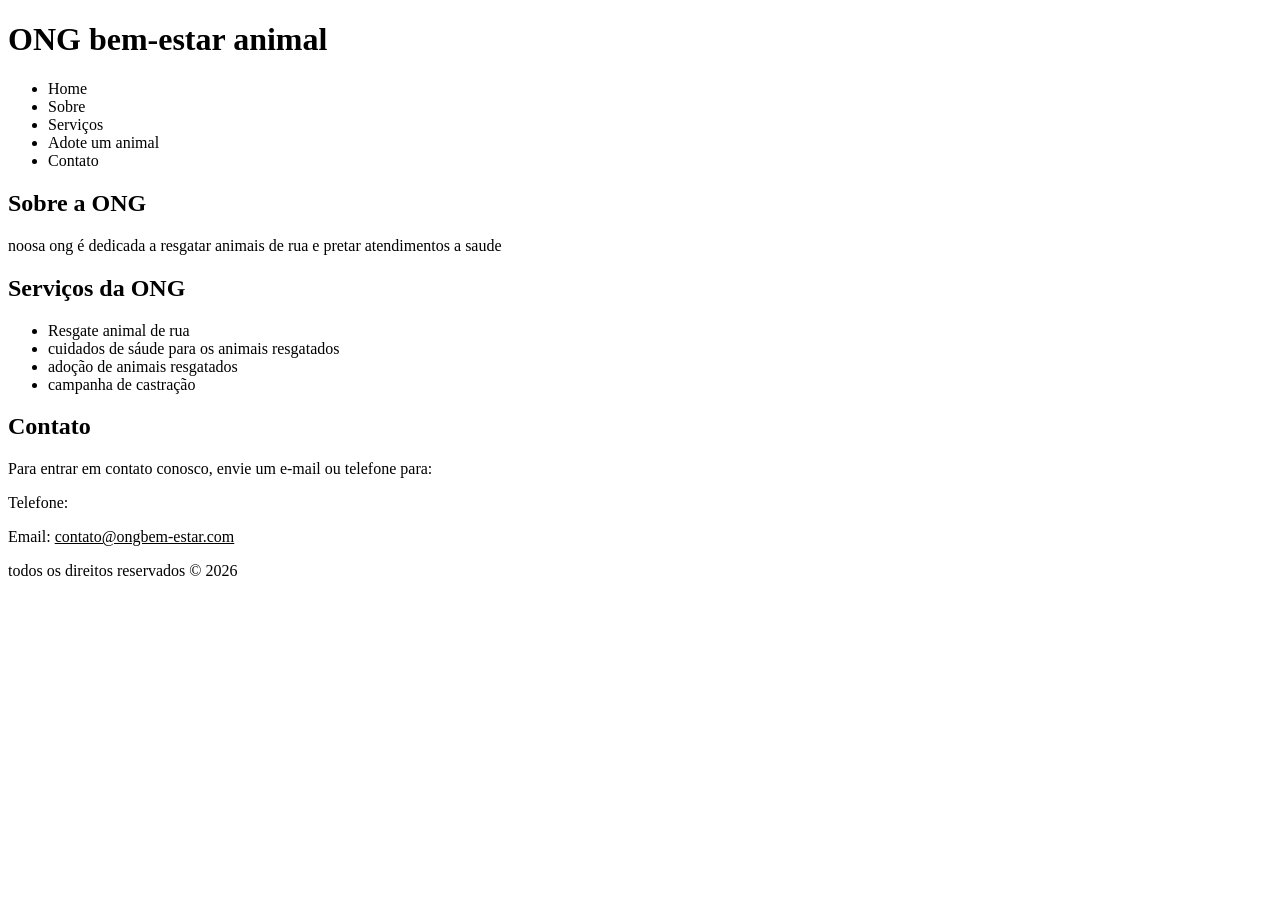
<file: 2026/3 periodo/PROG-WEB/20-03-2026/index.html>
<!DOCTYPE html>
<html lang="en">
<head>
    <meta charset="UTF-8">
    <meta name="viewport" content="width=device-width, initial-scale=1.0">
    <title>ONG bem-estar animal</title>
</head>
<body>
    <header>
        <h1>ONG bem-estar animal</h1>
        <nav>
            <ul>
                <li> <a href="#home"></a>Home</li>
                <li> <a href="#sobre"></a>Sobre</li>
                <li> <a href="#servicos"></a>Serviços</li>
                <li> <a href="#adote"></a>Adote um animal</li>
                <li> <a href="#contato"></a>Contato</li>
            </ul>
        </nav>
    </header>
    <main>
        <section id="sobre">
            <h1>Sobre a ONG</h1> 
                <p>noosa ong é  dedicada a resgatar animais de 
                    rua e pretar atendimentos a saude</p>
            </section>
        <section id="home"> </section>
        <section id="servicos">
            <h2> Serviços da ONG</h2>
            <ul>
                <li>Resgate animal de rua</li>
                <li>cuidados de sáude para os animais resgatados</li>
                <li>adoção de animais resgatados</li>
                <li>campanha de castração</li>
            </ul> 
        </section>
        <section id="adote"> </section>
        <section id="contato">
            <h2>Contato</h2>
            <p>Para entrar em contato conosco,
                envie um e-mail ou telefone para:
            </p>
            <p>Telefone: <b><section id="sobre"> </section></b></p>
            <p>Email: <u>contato@ongbem-estar.com</u></p>
        </section>
    </main>
    <footer>
        <p>todos os direitos reservados &copy; 2026</p>
    </footer>
</body>
</html>
</file>
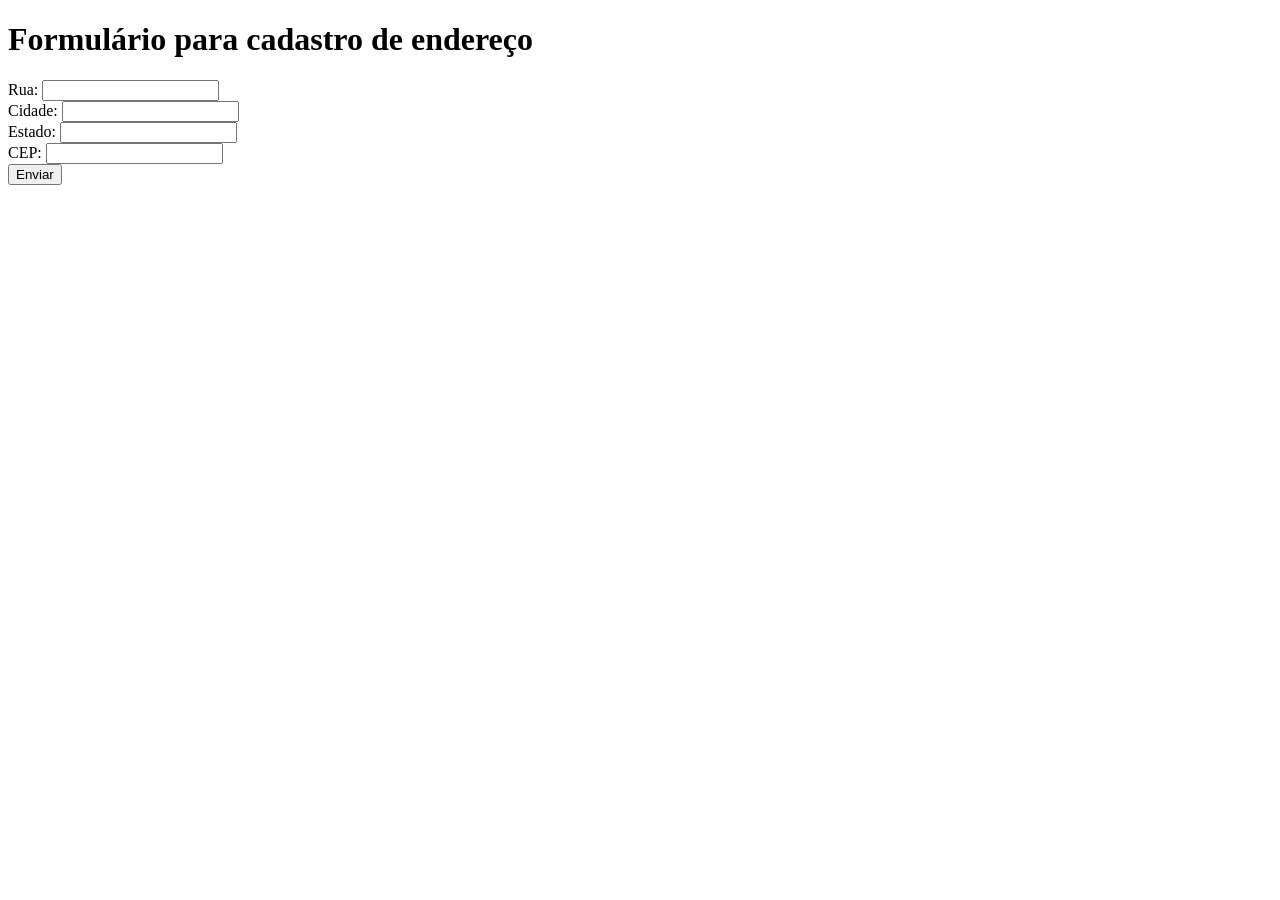
<file: 2026/3 periodo/PROG-WEB/30-03-2026/index.html>
<!doctype html>
<html lang="pt-br">
  <head>
    <meta charset="UTF-8" />
    <meta name="viewport" content="width=device-width, initial-scale=1.0" />
    <title>Endereço</title>
    <script src="endereco.js" defer></script>
    <style src="assets/styles/style.css"></style>
  </head>
  <body>
    <div>
      <h1>Formulário para cadastro de endereço</h1>
      <div>
        <label for="rua">Rua: </label>
        <input type="text" name="" id="rua" />
      </div>
      <div>
        <label for="cidade">Cidade:</label>
        <input type="text" name="" id="cidade" />
      </div>
      <div>
        <label for="estado">Estado: </label>
        <input type="text" name="" id="estado" />
      </div>
      <div>
        <label for="cep">CEP: </label>
        <input type="text" name="" id="cep" />
      </div>
      <button onclick="carregarEndereco()">Enviar</button>
    </div>
  </body>
</html>
</file>
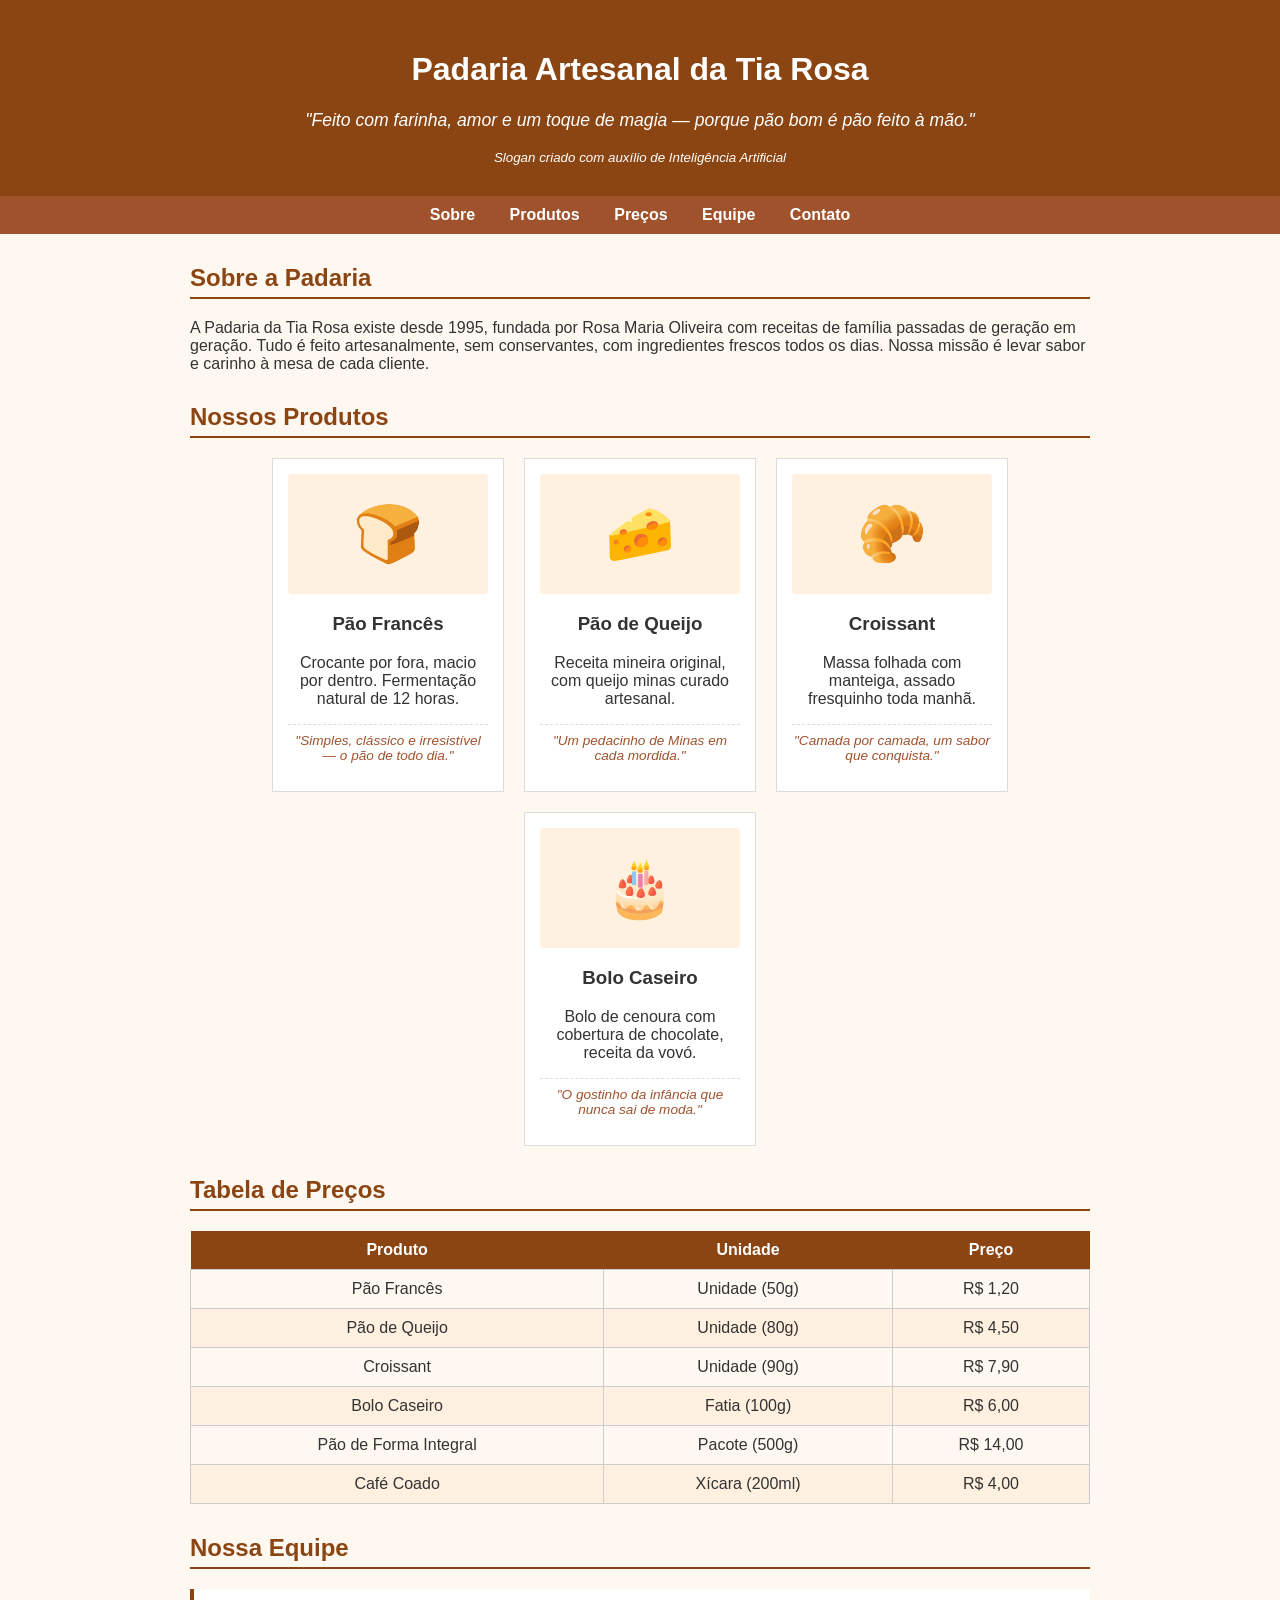
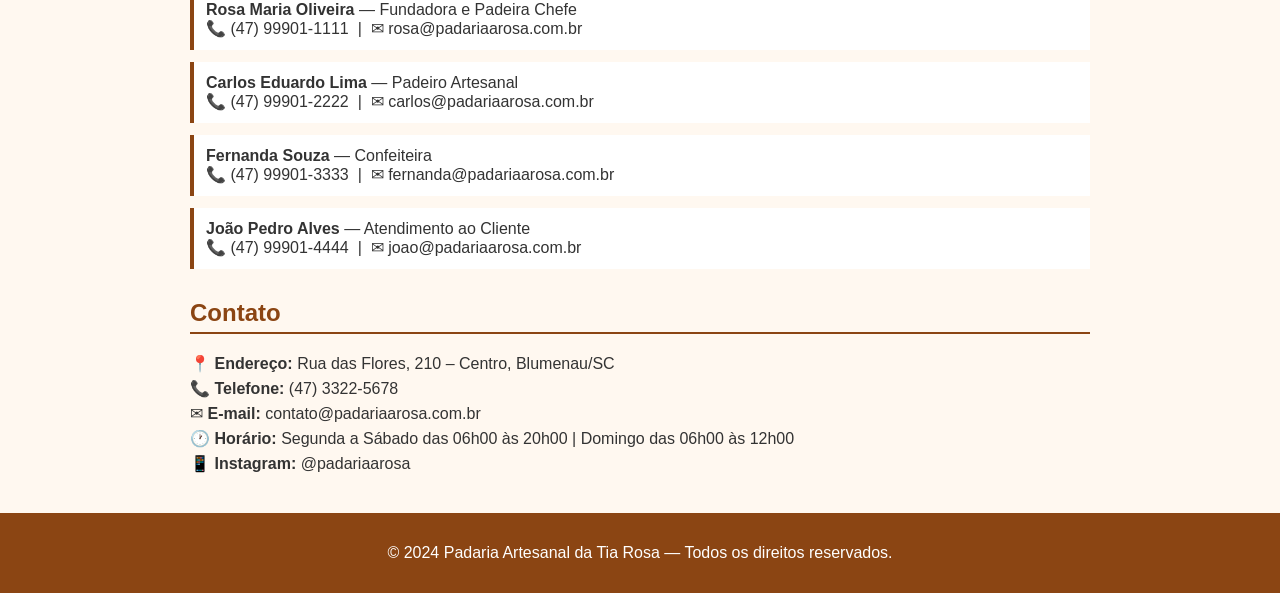
<file: 2026/3 periodo/PROG-WEB/ATIVIDADE-HTML/index.html>
<!DOCTYPE html>
<html lang="pt-BR">
<head>
  <meta charset="UTF-8">
  <title>Padaria da Tia Rosa</title>
  <style>
    body { font-family: Arial, sans-serif; background-color: #fff8f0; color: #333; margin: 0; padding: 0; }
    header { background-color: #8b4513; color: white; text-align: center; padding: 30px; }
    header p { font-style: italic; font-size: 1.1em; }
    nav { background-color: #a0522d; text-align: center; padding: 10px; }
    nav a { color: white; margin: 0 15px; text-decoration: none; font-weight: bold; }
    nav a:hover { text-decoration: underline; }
    section { max-width: 900px; margin: 30px auto; padding: 0 20px; }
    h2 { color: #8b4513; border-bottom: 2px solid #8b4513; padding-bottom: 5px; }
    .produtos { display: flex; flex-wrap: wrap; gap: 20px; justify-content: center; }
    .produto { background: white; border: 1px solid #ddd; padding: 15px; width: 200px; text-align: center; }
    .produto-img { width: 100%; height: 120px; display: flex; align-items: center; justify-content: center; font-size: 3.5em; background-color: #fff0e0; border-radius: 4px; }
    .produto .slogan-produto { font-style: italic; color: #a0522d; font-size: 0.85em; margin-top: 8px; border-top: 1px dashed #ddd; padding-top: 8px; }
    table { width: 100%; border-collapse: collapse; margin-top: 10px; }
    th { background-color: #8b4513; color: white; padding: 10px; }
    td { border: 1px solid #ccc; padding: 10px; text-align: center; }
    tr:nth-child(even) { background-color: #fff0e0; }
    .funcionario { background: white; border-left: 4px solid #8b4513; padding: 12px; margin-bottom: 12px; }
    .contato-info p { margin: 6px 0; }
    footer { background-color: #8b4513; color: white; text-align: center; padding: 15px; margin-top: 40px; }
  </style>
</head>
<body>

<header>
  <h1>Padaria Artesanal da Tia Rosa</h1>
  <p>"Feito com farinha, amor e um toque de magia — porque pão bom é pão feito à mão."</p>
  <small><i>Slogan criado com auxílio de Inteligência Artificial</i></small>
</header>

<nav>
  <a href="#sobre">Sobre</a>
  <a href="#produtos">Produtos</a>
  <a href="#precos">Preços</a>
  <a href="#equipe">Equipe</a>
  <a href="#contato">Contato</a>
</nav>

<!-- SOBRE -->
<section id="sobre">
  <h2>Sobre a Padaria</h2>
  <p>A Padaria da Tia Rosa existe desde 1995, fundada por Rosa Maria Oliveira com receitas de família passadas de geração em geração. Tudo é feito artesanalmente, sem conservantes, com ingredientes frescos todos os dias. Nossa missão é levar sabor e carinho à mesa de cada cliente.</p>
</section>

<!-- PRODUTOS -->
<section id="produtos">
  <h2>Nossos Produtos</h2>
  <div class="produtos">

    <div class="produto">
      <div class="produto-img">🍞</div>
      <h3>Pão Francês</h3>
      <p>Crocante por fora, macio por dentro. Fermentação natural de 12 horas.</p>
      <p class="slogan-produto">"Simples, clássico e irresistível — o pão de todo dia."</p>
    </div>

    <div class="produto">
      <div class="produto-img">🧀</div>
      <h3>Pão de Queijo</h3>
      <p>Receita mineira original, com queijo minas curado artesanal.</p>
      <p class="slogan-produto">"Um pedacinho de Minas em cada mordida."</p>
    </div>

    <div class="produto">
      <div class="produto-img">🥐</div>
      <h3>Croissant</h3>
      <p>Massa folhada com manteiga, assado fresquinho toda manhã.</p>
      <p class="slogan-produto">"Camada por camada, um sabor que conquista."</p>
    </div>

    <div class="produto">
      <div class="produto-img">🎂</div>
      <h3>Bolo Caseiro</h3>
      <p>Bolo de cenoura com cobertura de chocolate, receita da vovó.</p>
      <p class="slogan-produto">"O gostinho da infância que nunca sai de moda."</p>
    </div>

  </div>
</section>

<!-- TABELA DE PREÇOS -->
<section id="precos">
  <h2>Tabela de Preços</h2>
  <table>
    <thead>
      <tr>
        <th>Produto</th>
        <th>Unidade</th>
        <th>Preço</th>
      </tr>
    </thead>
    <tbody>
      <tr><td>Pão Francês</td><td>Unidade (50g)</td><td>R$ 1,20</td></tr>
      <tr><td>Pão de Queijo</td><td>Unidade (80g)</td><td>R$ 4,50</td></tr>
      <tr><td>Croissant</td><td>Unidade (90g)</td><td>R$ 7,90</td></tr>
      <tr><td>Bolo Caseiro</td><td>Fatia (100g)</td><td>R$ 6,00</td></tr>
      <tr><td>Pão de Forma Integral</td><td>Pacote (500g)</td><td>R$ 14,00</td></tr>
      <tr><td>Café Coado</td><td>Xícara (200ml)</td><td>R$ 4,00</td></tr>
    </tbody>
  </table>
</section>

<!-- EQUIPE -->
<section id="equipe">
  <h2>Nossa Equipe</h2>

  <div class="funcionario">
    <strong>Rosa Maria Oliveira</strong> — Fundadora e Padeira Chefe<br>
    📞 (47) 99901-1111 &nbsp;|&nbsp; ✉ rosa@padariaarosa.com.br
  </div>

  <div class="funcionario">
    <strong>Carlos Eduardo Lima</strong> — Padeiro Artesanal<br>
    📞 (47) 99901-2222 &nbsp;|&nbsp; ✉ carlos@padariaarosa.com.br
  </div>

  <div class="funcionario">
    <strong>Fernanda Souza</strong> — Confeiteira<br>
    📞 (47) 99901-3333 &nbsp;|&nbsp; ✉ fernanda@padariaarosa.com.br
  </div>

  <div class="funcionario">
    <strong>João Pedro Alves</strong> — Atendimento ao Cliente<br>
    📞 (47) 99901-4444 &nbsp;|&nbsp; ✉ joao@padariaarosa.com.br
  </div>

</section>

<!-- CONTATO -->
<section id="contato">
  <h2>Contato</h2>
  <div class="contato-info">
    <p>📍 <strong>Endereço:</strong> Rua das Flores, 210 – Centro, Blumenau/SC</p>
    <p>📞 <strong>Telefone:</strong> (47) 3322-5678</p>
    <p>✉ <strong>E-mail:</strong> contato@padariaarosa.com.br</p>
    <p>🕐 <strong>Horário:</strong> Segunda a Sábado das 06h00 às 20h00 | Domingo das 06h00 às 12h00</p>
    <p>📱 <strong>Instagram:</strong> @padariaarosa</p>
  </div>
</section>

<footer>
  <p>&copy; 2024 Padaria Artesanal da Tia Rosa — Todos os direitos reservados.</p>
</footer>

</body>
</html>
</file>
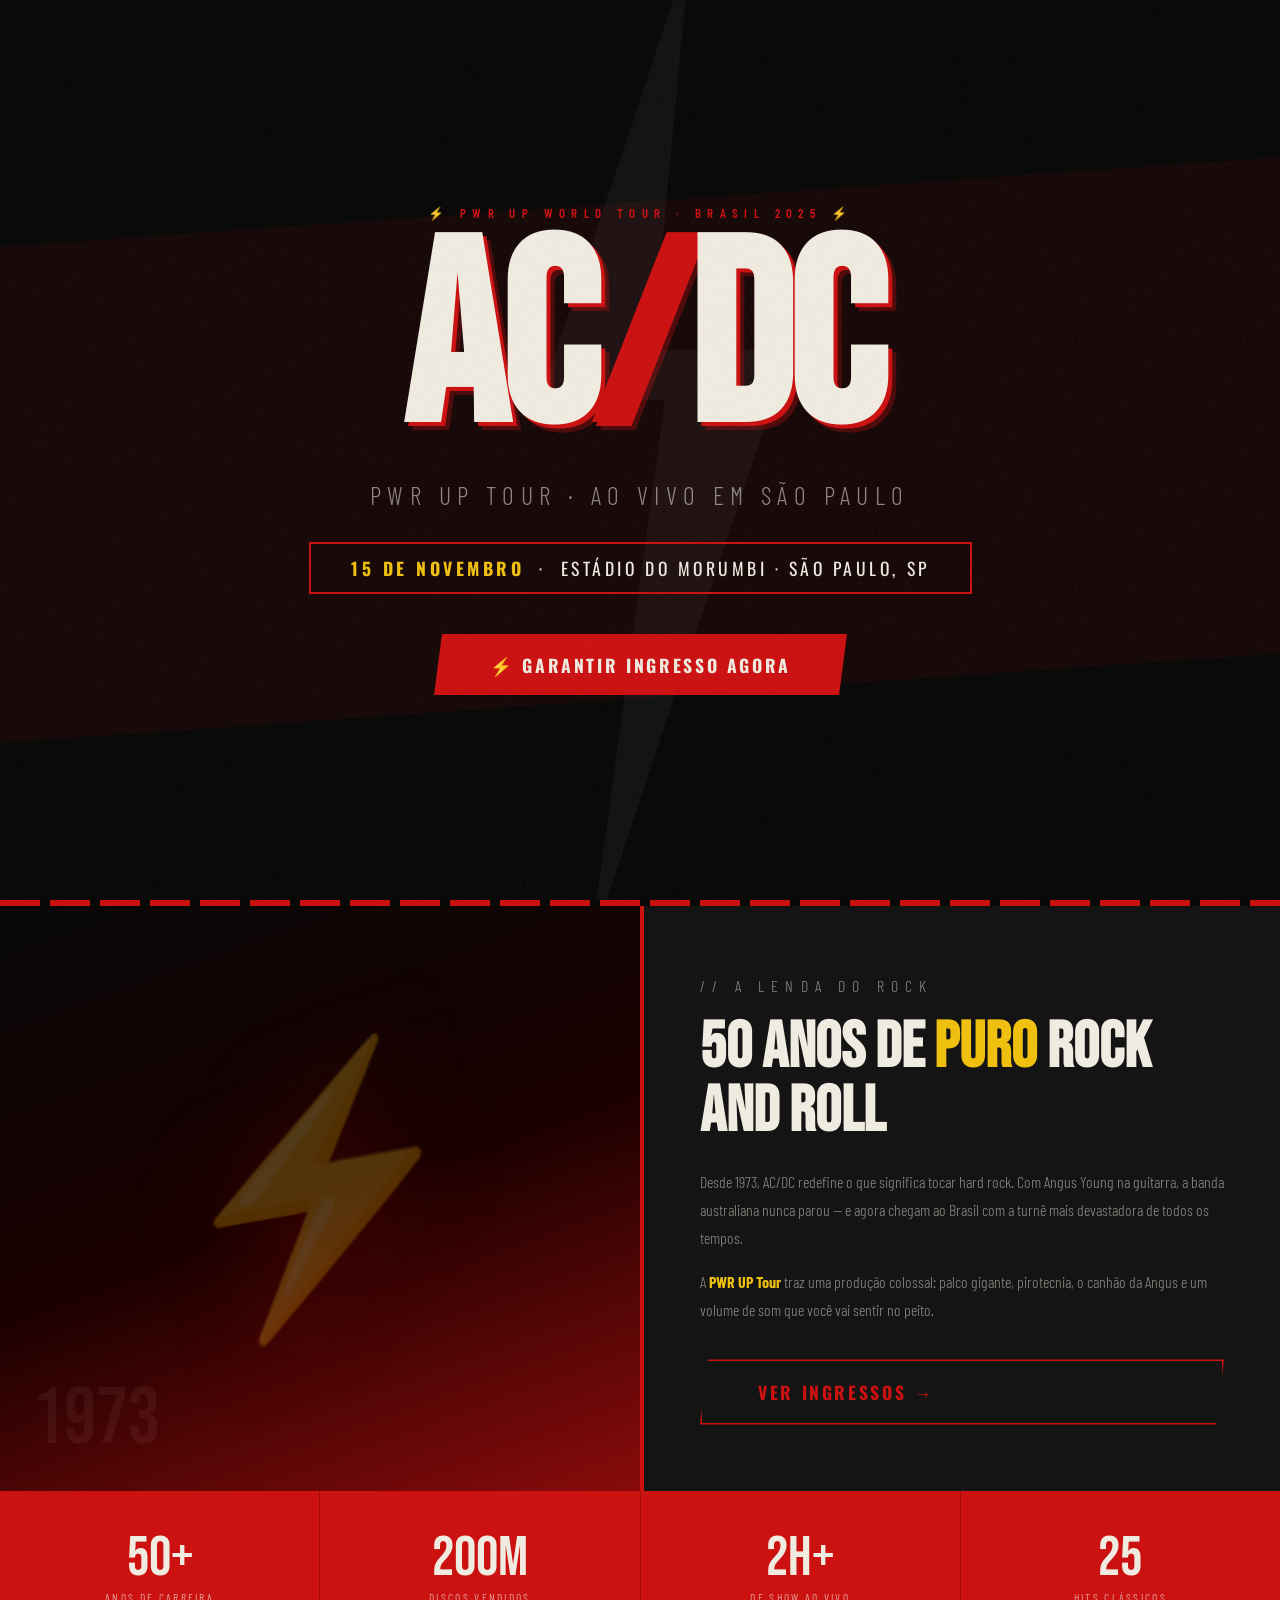
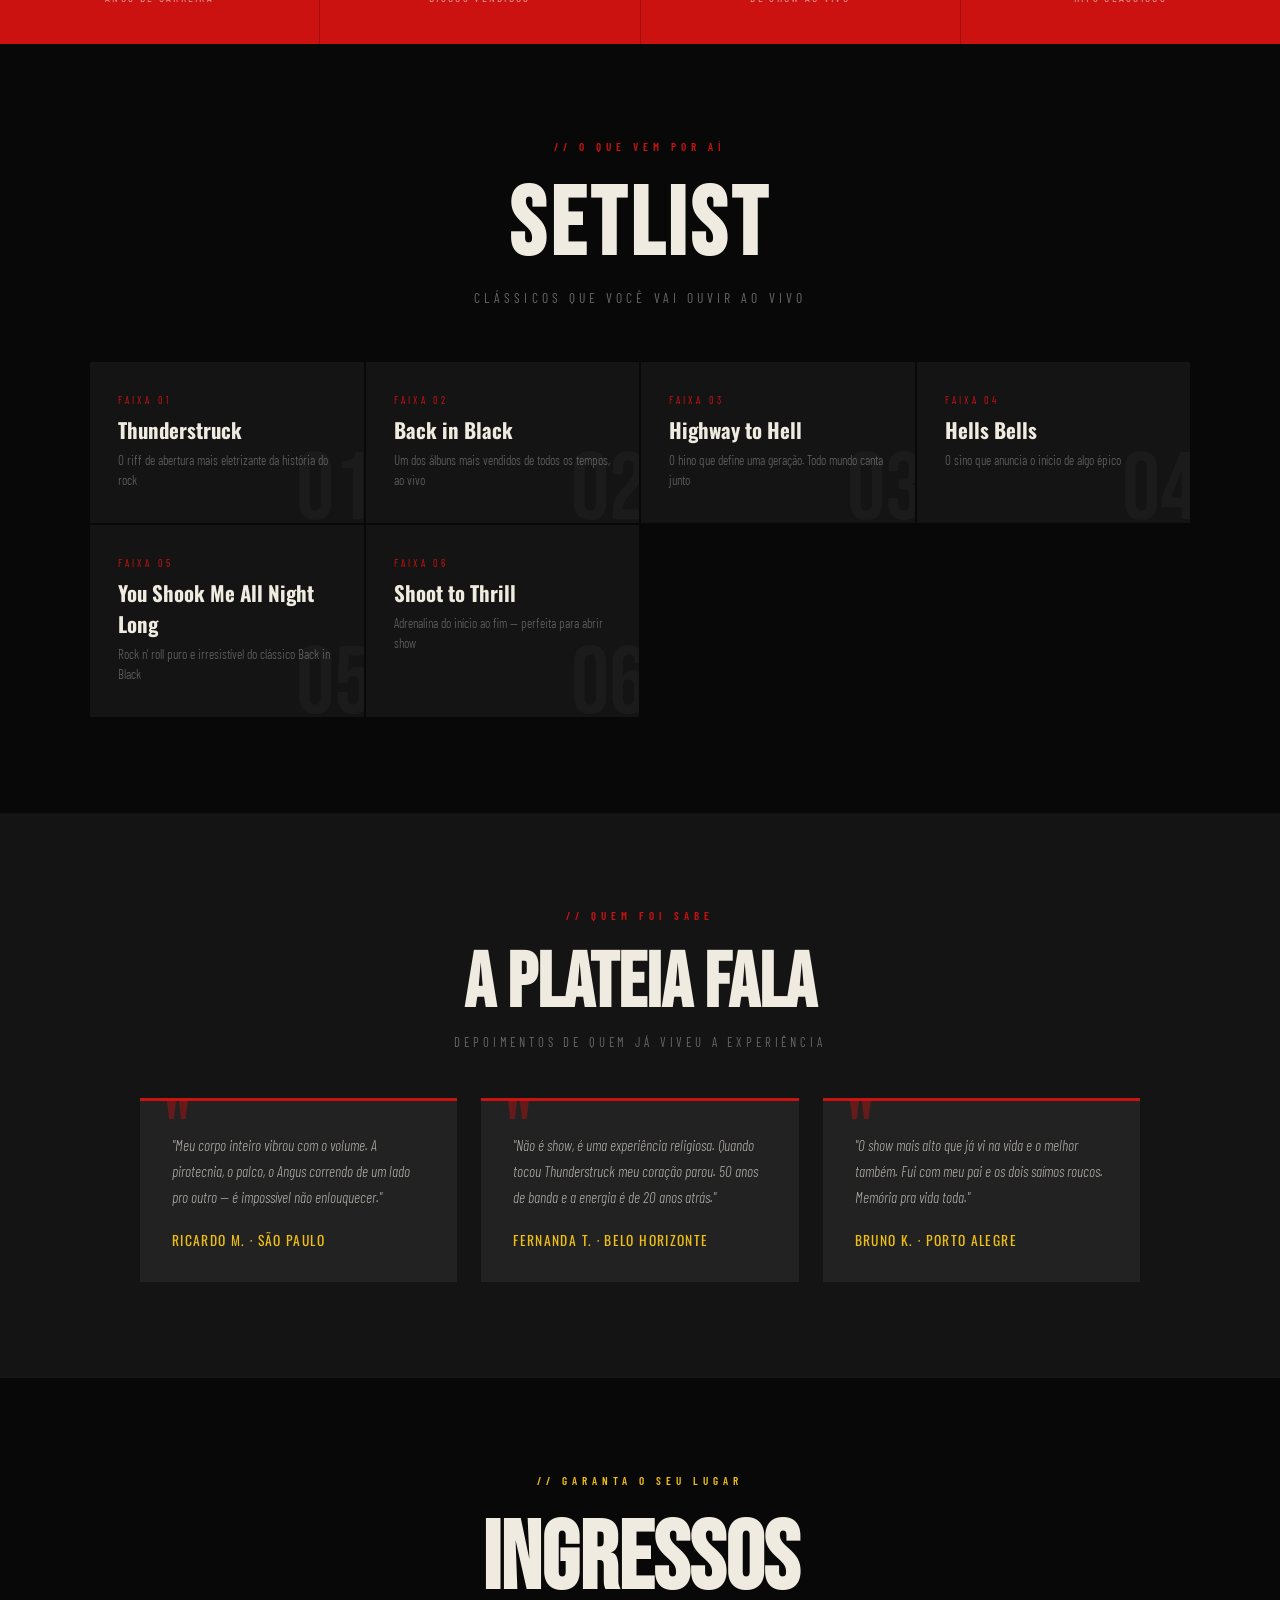
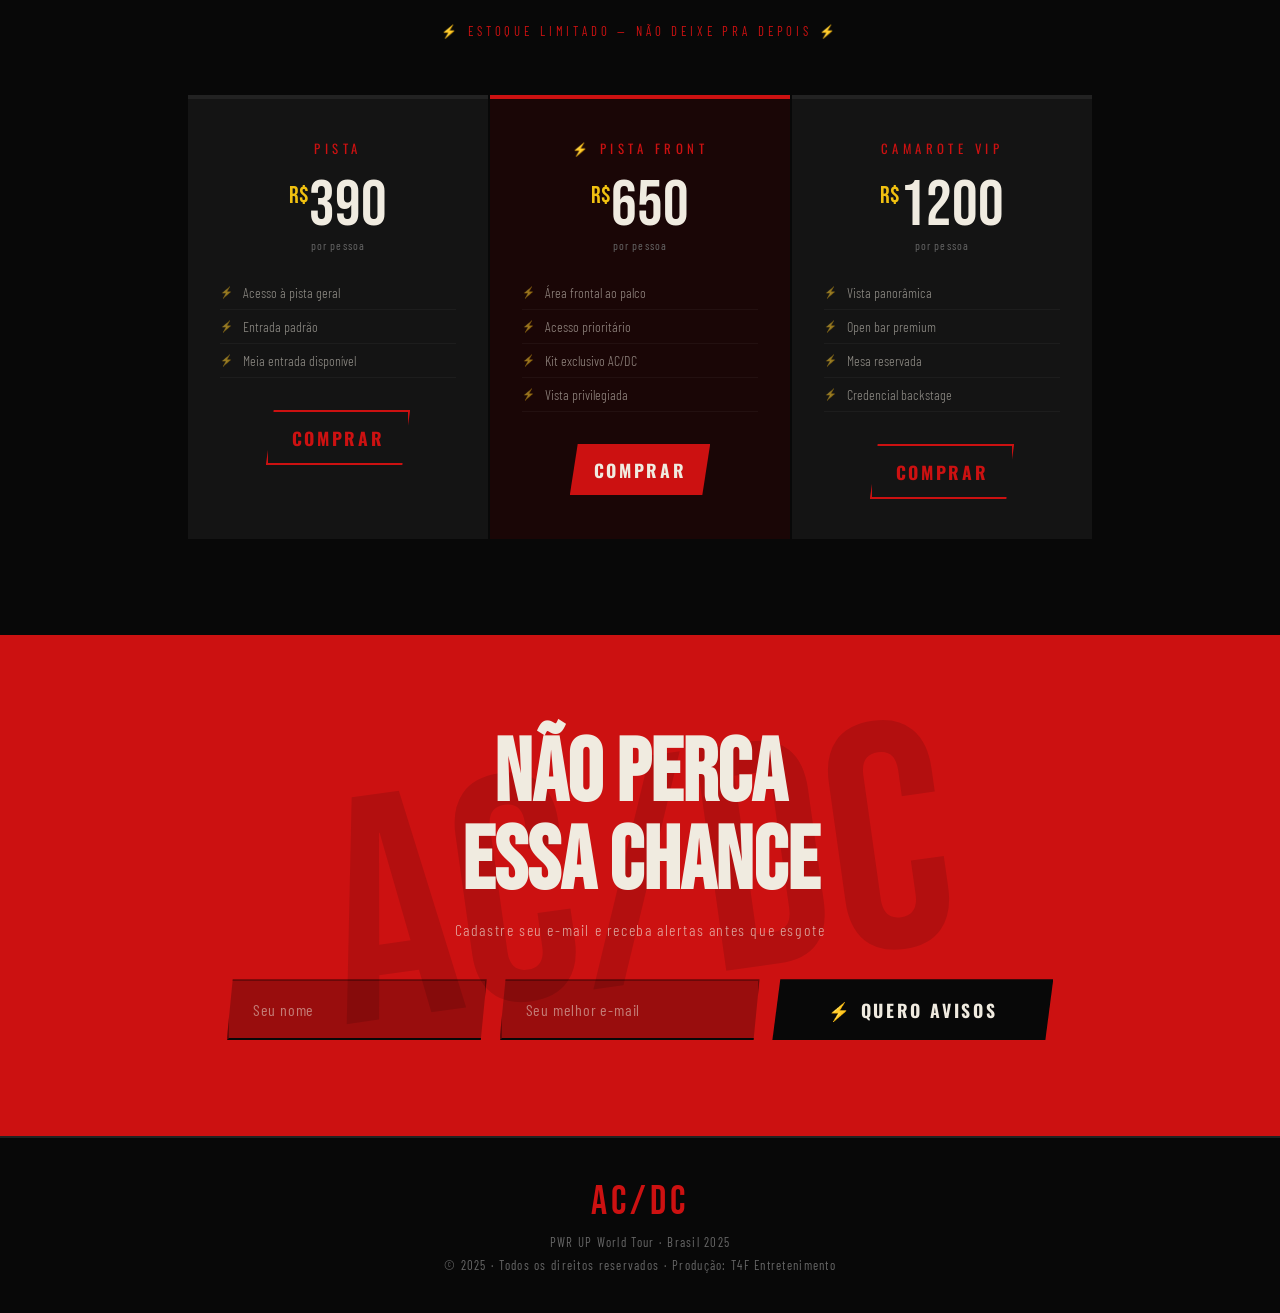
<file: 2026/3 periodo/PROG-WEB/23-03-2026/ATIVIDADE-SHOW/index.html>
<!DOCTYPE html>
<html lang="pt-br">
<head>
  <meta charset="UTF-8">
  <meta name="viewport" content="width=device-width, initial-scale=1.0">
  <title>AC/DC – PWR UP TOUR · Brasil 2025</title>
  <link href="https://fonts.googleapis.com/css2?family=Oswald:wght@400;700&family=Bebas+Neue&family=Barlow+Condensed:wght@300;400;600&display=swap" rel="stylesheet">
  <style>
    :root {
      --black:   #080808;
      --charcoal:#141414;
      --iron:    #222222;
      --red:     #cc1111;
      --hot-red: #ff2222;
      --yellow:  #f0c010;
      --white:   #f0ebe0;
      --gray:    #666;
    }

    *, *::before, *::after { box-sizing: border-box; margin: 0; padding: 0; }
    html { scroll-behavior: smooth; }

    body {
      font-family: 'Barlow Condensed', sans-serif;
      background: var(--black);
      color: var(--white);
      overflow-x: hidden;
      cursor: crosshair;
    }

    /* ── NOISE OVERLAY ── */
    body::after {
      content: '';
      position: fixed;
      inset: 0;
      pointer-events: none;
      z-index: 9999;
      opacity: 0.03;
      background-image: url("data:image/svg+xml,%3Csvg viewBox='0 0 256 256' xmlns='http://www.w3.org/2000/svg'%3E%3Cfilter id='noise'%3E%3CfeTurbulence type='fractalNoise' baseFrequency='0.9' numOctaves='4' stitchTiles='stitch'/%3E%3C/filter%3E%3Crect width='100%25' height='100%25' filter='url(%23noise)'/%3E%3C/svg%3E");
    }

    /* ── HERO ── */
    .hero {
      min-height: 100vh;
      background: var(--black);
      position: relative;
      display: flex;
      flex-direction: column;
      align-items: center;
      justify-content: center;
      text-align: center;
      padding: 4rem 1.5rem;
      overflow: hidden;
    }

    /* diagonal red slash behind title */
    .hero::before {
      content: '';
      position: absolute;
      width: 200%;
      height: 55%;
      background: var(--red);
      top: 50%;
      left: -50%;
      transform: translateY(-50%) rotate(-4deg);
      z-index: 0;
      opacity: 0.08;
    }

    /* lightning bolt SVG bg */
    .hero-bolt {
      position: absolute;
      top: 50%;
      left: 50%;
      transform: translate(-50%, -50%);
      width: min(70vw, 500px);
      opacity: 0.04;
      z-index: 0;
      animation: pulse 3s ease-in-out infinite;
    }

    @keyframes pulse {
      0%, 100% { opacity: 0.04; transform: translate(-50%,-50%) scale(1); }
      50%       { opacity: 0.07; transform: translate(-50%,-50%) scale(1.05); }
    }

    .hero-tag {
      position: relative;
      z-index: 1;
      font-family: 'Barlow Condensed', sans-serif;
      font-size: 0.8rem;
      font-weight: 600;
      letter-spacing: 0.5em;
      text-transform: uppercase;
      color: var(--red);
      margin-bottom: 1rem;
      opacity: 0;
      animation: smash 0.5s 0.1s ease forwards;
    }

    .hero h1 {
      position: relative;
      z-index: 1;
      font-family: 'Bebas Neue', sans-serif;
      font-size: clamp(6rem, 22vw, 16rem);
      line-height: 0.85;
      letter-spacing: -0.02em;
      color: var(--white);
      text-shadow:
        4px 4px 0 var(--red),
        8px 8px 0 rgba(204,17,17,0.3);
      opacity: 0;
      animation: smash 0.6s 0.3s cubic-bezier(0.2,1.4,0.5,1) forwards;
    }

    .hero h1 .slash {
      color: var(--red);
      display: inline-block;
      animation: zap 0.8s 1s ease forwards;
    }

    @keyframes zap {
      0%,100% { color: var(--red); }
      50%      { color: var(--yellow); text-shadow: 0 0 30px var(--yellow); }
    }

    .hero-sub {
      position: relative;
      z-index: 1;
      margin-top: 1.5rem;
      font-size: clamp(1rem, 3vw, 1.6rem);
      font-weight: 300;
      letter-spacing: 0.25em;
      text-transform: uppercase;
      color: rgba(240,235,224,0.55);
      opacity: 0;
      animation: smash 0.5s 0.6s ease forwards;
    }

    .hero-date {
      position: relative;
      z-index: 1;
      margin-top: 2rem;
      display: inline-block;
      border: 2px solid var(--red);
      padding: 0.7rem 2.5rem;
      font-family: 'Oswald', sans-serif;
      font-size: 1.1rem;
      letter-spacing: 0.2em;
      text-transform: uppercase;
      color: var(--white);
      opacity: 0;
      animation: smash 0.5s 0.8s ease forwards;
    }

    .hero-date strong {
      color: var(--yellow);
    }

    .btn-rock {
      position: relative;
      z-index: 1;
      display: inline-block;
      margin-top: 2.5rem;
      padding: 1.1rem 3.5rem;
      background: var(--red);
      color: var(--white);
      font-family: 'Oswald', sans-serif;
      font-size: 1.1rem;
      font-weight: 700;
      letter-spacing: 0.15em;
      text-transform: uppercase;
      text-decoration: none;
      border: none;
      cursor: pointer;
      clip-path: polygon(8px 0%, 100% 0%, calc(100% - 8px) 100%, 0% 100%);
      transition: background 0.2s, transform 0.15s, box-shadow 0.2s;
      opacity: 0;
      animation: smash 0.5s 1s ease forwards;
    }

    .btn-rock:hover {
      background: var(--hot-red);
      transform: scale(1.04) skewX(-1deg);
      box-shadow: 0 0 40px rgba(255,34,34,0.5);
    }

    .btn-outline-rock {
      background: transparent;
      border: 2px solid var(--red);
      color: var(--red);
      clip-path: polygon(8px 0%, 100% 0%, calc(100% - 8px) 100%, 0% 100%);
    }

    .btn-outline-rock:hover {
      background: var(--red);
      color: var(--white);
    }

    @keyframes smash {
      from { opacity: 0; transform: translateY(20px) scale(0.97); }
      to   { opacity: 1; transform: translateY(0) scale(1); }
    }

    /* ── DIVIDER ── */
    .divider {
      width: 100%;
      height: 6px;
      background: repeating-linear-gradient(
        90deg,
        var(--red) 0px, var(--red) 40px,
        var(--black) 40px, var(--black) 50px
      );
    }

    /* ── BAND ── */
    .band {
      background: var(--charcoal);
      display: grid;
      grid-template-columns: 1fr 1fr;
      min-height: 65vh;
    }

    .band-image {
      background: var(--iron);
      position: relative;
      overflow: hidden;
      min-height: 400px;
      display: flex;
      align-items: center;
      justify-content: center;
    }

    .band-image-inner {
      width: 100%;
      height: 100%;
      min-height: 400px;
      background:
        linear-gradient(160deg, #080808 0%, #1a0000 50%, #cc1111 130%);
      display: flex;
      align-items: center;
      justify-content: center;
      position: relative;
    }

    /* giant lightning bolt as illustration */
    .bolt-art {
      font-family: 'Bebas Neue', sans-serif;
      font-size: 16rem;
      color: var(--red);
      opacity: 0.25;
      line-height: 1;
      user-select: none;
      text-shadow: 0 0 80px rgba(204,17,17,0.6);
      transform: rotate(-10deg);
    }

    .band-year-badge {
      position: absolute;
      bottom: 2rem;
      left: 2rem;
      font-family: 'Bebas Neue', sans-serif;
      font-size: 5rem;
      color: rgba(240,235,224,0.06);
      line-height: 1;
    }

    .band-text {
      padding: 4rem 3.5rem;
      display: flex;
      flex-direction: column;
      justify-content: center;
      border-left: 4px solid var(--red);
    }

    .section-tag {
      font-size: 0.7rem;
      font-weight: 600;
      letter-spacing: 0.45em;
      text-transform: uppercase;
      color: var(--red);
      margin-bottom: 1rem;
    }

    .band-text h2 {
      font-family: 'Bebas Neue', sans-serif;
      font-size: clamp(2.5rem, 5vw, 4.5rem);
      line-height: 1;
      color: var(--white);
      margin-bottom: 1.5rem;
    }

    .band-text h2 span {
      color: var(--yellow);
    }

    .band-text p {
      font-size: 1rem;
      line-height: 1.75;
      color: rgba(240,235,224,0.55);
      font-weight: 300;
      margin-bottom: 1rem;
    }

    /* ── STATS BAR ── */
    .stats {
      background: var(--red);
      display: flex;
      justify-content: center;
    }

    .stat {
      flex: 1;
      padding: 2.5rem 1rem;
      text-align: center;
      border-right: 1px solid rgba(0,0,0,0.2);
    }

    .stat:last-child { border-right: none; }

    .stat-number {
      font-family: 'Bebas Neue', sans-serif;
      font-size: 3.5rem;
      color: var(--white);
      line-height: 1;
    }

    .stat-label {
      font-size: 0.72rem;
      letter-spacing: 0.2em;
      text-transform: uppercase;
      color: rgba(240,235,224,0.65);
      margin-top: 0.2rem;
    }

    /* ── SETLIST ── */
    .setlist {
      background: var(--black);
      padding: 6rem 1.5rem;
      text-align: center;
    }

    .setlist h2 {
      font-family: 'Bebas Neue', sans-serif;
      font-size: clamp(3rem, 8vw, 6rem);
      color: var(--white);
      letter-spacing: 0.05em;
      margin-bottom: 0.3rem;
    }

    .setlist .sub {
      font-size: 0.85rem;
      letter-spacing: 0.3em;
      text-transform: uppercase;
      color: var(--gray);
      margin-bottom: 3.5rem;
    }

    .songs-grid {
      display: grid;
      grid-template-columns: repeat(auto-fit, minmax(240px, 1fr));
      gap: 2px;
      max-width: 1100px;
      margin: 0 auto;
    }

    .song-card {
      background: var(--charcoal);
      padding: 2rem 1.5rem;
      text-align: left;
      border-left: 4px solid transparent;
      transition: border-color 0.2s, background 0.2s, transform 0.2s;
      position: relative;
      overflow: hidden;
    }

    .song-card::after {
      content: attr(data-num);
      position: absolute;
      right: -0.5rem;
      bottom: -1rem;
      font-family: 'Bebas Neue', sans-serif;
      font-size: 6rem;
      color: rgba(255,255,255,0.03);
      line-height: 1;
    }

    .song-card:hover {
      border-left-color: var(--red);
      background: #1c1c1c;
      transform: translateX(4px);
    }

    .song-num {
      font-size: 0.65rem;
      letter-spacing: 0.3em;
      color: var(--red);
      text-transform: uppercase;
      margin-bottom: 0.5rem;
    }

    .song-title {
      font-family: 'Oswald', sans-serif;
      font-size: 1.3rem;
      font-weight: 700;
      color: var(--white);
      margin-bottom: 0.4rem;
    }

    .song-desc {
      font-size: 0.82rem;
      color: var(--gray);
      font-weight: 300;
      line-height: 1.5;
    }

    /* ── TESTIMONIALS ── */
    .reviews-section {
      background: var(--charcoal);
      padding: 6rem 1.5rem;
      text-align: center;
    }

    .reviews-section h2 {
      font-family: 'Bebas Neue', sans-serif;
      font-size: clamp(2.5rem, 6vw, 5rem);
      color: var(--white);
      margin-bottom: 0.3rem;
    }

    .reviews-section .sub {
      font-size: 0.8rem;
      letter-spacing: 0.3em;
      text-transform: uppercase;
      color: var(--gray);
      margin-bottom: 3rem;
    }

    .reviews {
      display: grid;
      grid-template-columns: repeat(auto-fit, minmax(260px, 1fr));
      gap: 1.5rem;
      max-width: 1000px;
      margin: 0 auto;
    }

    .review-card {
      background: var(--iron);
      padding: 2rem;
      text-align: left;
      border-top: 3px solid var(--red);
      position: relative;
    }

    .review-card::before {
      content: '"';
      position: absolute;
      top: -0.5rem;
      left: 1.5rem;
      font-family: 'Bebas Neue', sans-serif;
      font-size: 5rem;
      color: var(--red);
      line-height: 1;
      opacity: 0.4;
    }

    .review-text {
      font-size: 0.95rem;
      line-height: 1.7;
      color: rgba(240,235,224,0.7);
      margin-bottom: 1.2rem;
      font-weight: 300;
      font-style: italic;
    }

    .reviewer {
      font-family: 'Oswald', sans-serif;
      font-size: 0.85rem;
      letter-spacing: 0.1em;
      color: var(--yellow);
      text-transform: uppercase;
    }

    /* ── TICKETS ── */
    .tickets {
      background: var(--black);
      padding: 6rem 1.5rem;
      text-align: center;
    }

    .tickets h2 {
      font-family: 'Bebas Neue', sans-serif;
      font-size: clamp(3rem, 8vw, 6rem);
      color: var(--white);
      margin-bottom: 0.3rem;
    }

    .tickets .sub {
      font-size: 0.8rem;
      letter-spacing: 0.3em;
      text-transform: uppercase;
      color: var(--red);
      margin-bottom: 3.5rem;
    }

    .ticket-plans {
      display: flex;
      gap: 2px;
      justify-content: center;
      flex-wrap: wrap;
      max-width: 1000px;
      margin: 0 auto;
    }

    .ticket-card {
      background: var(--charcoal);
      padding: 2.5rem 2rem;
      flex: 1;
      min-width: 220px;
      max-width: 300px;
      text-align: center;
      border-top: 4px solid var(--iron);
      transition: border-color 0.2s, transform 0.2s;
    }

    .ticket-card.featured {
      border-top-color: var(--red);
      background: #1a0606;
    }

    .ticket-card:hover {
      border-top-color: var(--red);
      transform: translateY(-6px);
    }

    .ticket-tier {
      font-family: 'Oswald', sans-serif;
      font-size: 0.8rem;
      letter-spacing: 0.35em;
      text-transform: uppercase;
      color: var(--red);
      margin-bottom: 1rem;
    }

    .ticket-price {
      font-family: 'Bebas Neue', sans-serif;
      font-size: 4rem;
      color: var(--white);
      line-height: 1;
    }

    .ticket-price sup {
      font-size: 1.5rem;
      vertical-align: super;
      color: var(--yellow);
    }

    .ticket-period {
      font-size: 0.72rem;
      color: var(--gray);
      letter-spacing: 0.1em;
      margin-bottom: 1.5rem;
    }

    .ticket-perks {
      list-style: none;
      text-align: left;
      margin-bottom: 2rem;
    }

    .ticket-perks li {
      font-size: 0.88rem;
      color: rgba(240,235,224,0.55);
      padding: 0.5rem 0;
      border-bottom: 1px solid rgba(255,255,255,0.04);
      display: flex;
      align-items: center;
      gap: 0.6rem;
      font-weight: 300;
    }

    .ticket-perks li::before {
      content: '⚡';
      font-size: 0.65rem;
      flex-shrink: 0;
    }

    /* ── CTA FINAL ── */
    .cta-section {
      background: var(--red);
      padding: 6rem 1.5rem;
      text-align: center;
      position: relative;
      overflow: hidden;
    }

    .cta-section::before {
      content: 'AC/DC';
      position: absolute;
      top: 50%;
      left: 50%;
      transform: translate(-50%, -50%) rotate(-8deg);
      font-family: 'Bebas Neue', sans-serif;
      font-size: 25vw;
      color: rgba(0,0,0,0.12);
      white-space: nowrap;
      pointer-events: none;
    }

    .cta-section h2 {
      font-family: 'Bebas Neue', sans-serif;
      font-size: clamp(3rem, 7vw, 5.5rem);
      color: var(--white);
      line-height: 1;
      margin-bottom: 0.8rem;
      position: relative;
    }

    .cta-section p {
      font-size: 1rem;
      color: rgba(240,235,224,0.7);
      letter-spacing: 0.1em;
      margin-bottom: 2.5rem;
      position: relative;
      font-weight: 300;
    }

    .cta-form {
      display: flex;
      gap: 0.8rem;
      justify-content: center;
      flex-wrap: wrap;
      position: relative;
    }

    .cta-form input {
      padding: 1rem 1.5rem;
      border: 2px solid rgba(0,0,0,0.3);
      border-bottom: 2px solid var(--black);
      background: rgba(0,0,0,0.25);
      color: var(--white);
      font-family: 'Barlow Condensed', sans-serif;
      font-size: 1rem;
      letter-spacing: 0.05em;
      width: 260px;
      outline: none;
      clip-path: polygon(6px 0%, 100% 0%, calc(100% - 6px) 100%, 0% 100%);
    }

    .cta-form input::placeholder { color: rgba(240,235,224,0.5); }
    .cta-form input:focus { background: rgba(0,0,0,0.4); }

    .btn-black {
      background: var(--black);
      color: var(--white);
      animation: none;
      opacity: 1;
      margin-top: 0;
    }

    .btn-black:hover {
      background: #1a1a1a;
      box-shadow: 0 0 30px rgba(0,0,0,0.5);
    }

    /* ── FOOTER ── */
    footer {
      background: var(--black);
      padding: 2.5rem 1.5rem;
      text-align: center;
      border-top: 2px solid var(--iron);
    }

    .footer-logo {
      font-family: 'Bebas Neue', sans-serif;
      font-size: 2.5rem;
      color: var(--red);
      letter-spacing: 0.1em;
      margin-bottom: 0.5rem;
    }

    footer p {
      font-size: 0.8rem;
      color: var(--gray);
      letter-spacing: 0.1em;
    }

    /* ── RESPONSIVE ── */
    @media (max-width: 768px) {
      .band { grid-template-columns: 1fr; }
      .band-text { border-left: none; border-top: 4px solid var(--red); padding: 3rem 1.5rem; }
      .stats { flex-wrap: wrap; }
      .stat { min-width: 50%; border-right: none; border-bottom: 1px solid rgba(0,0,0,0.2); }
      .hero h1 { font-size: clamp(5rem, 25vw, 10rem); }
    }
  </style>
</head>
<body>

  <!-- HERO -->
  <section class="hero">
    <!-- Giant lightning bolt bg -->
    <svg class="hero-bolt" viewBox="0 0 200 400" fill="none" xmlns="http://www.w3.org/2000/svg">
      <polygon points="120,0 60,180 110,180 80,400 160,160 105,160" fill="white"/>
    </svg>

    <p class="hero-tag">⚡ PWR UP World Tour · Brasil 2025 ⚡</p>
    <h1>AC<span class="slash">/</span>DC</h1>
    <p class="hero-sub">Pwr Up Tour · Ao Vivo em São Paulo</p>
    <div class="hero-date">
      <strong>15 de Novembro</strong> &nbsp;·&nbsp; Estádio do Morumbi · São Paulo, SP
    </div>
    <a href="#ingressos" class="btn-rock">⚡ Garantir ingresso agora</a>
  </section>

  <div class="divider"></div>

  <!-- ABOUT -->
  <section class="band">
    <div class="band-image">
      <div class="band-image-inner">
        <div class="bolt-art">⚡</div>
        <div class="band-year-badge">1973</div>
      </div>
    </div>
    <div class="band-text">
      <p class="section-tag">// A Lenda do Rock</p>
      <h2>50 anos de <span>puro</span> rock and roll</h2>
      <p>Desde 1973, AC/DC redefine o que significa tocar hard rock. Com Angus Young na guitarra, a banda australiana nunca parou — e agora chegam ao Brasil com a turnê mais devastadora de todos os tempos.</p>
      <p>A <strong style="color:var(--yellow)">PWR UP Tour</strong> traz uma produção colossal: palco gigante, pirotecnia, o canhão da Angus e um volume de som que você vai sentir no peito.</p>
      <br>
      <a href="#ingressos" class="btn-rock btn-outline-rock" style="margin-top:0;animation:none;opacity:1;">Ver ingressos →</a>
    </div>
  </section>

  <!-- STATS -->
  <div class="stats">
    <div class="stat">
      <div class="stat-number">50+</div>
      <div class="stat-label">Anos de carreira</div>
    </div>
    <div class="stat">
      <div class="stat-number">200M</div>
      <div class="stat-label">Discos vendidos</div>
    </div>
    <div class="stat">
      <div class="stat-number">2h+</div>
      <div class="stat-label">De show ao vivo</div>
    </div>
    <div class="stat">
      <div class="stat-number">25</div>
      <div class="stat-label">Hits clássicos</div>
    </div>
  </div>

  <!-- SETLIST -->
  <section class="setlist">
    <p class="section-tag">// O que vem por aí</p>
    <h2>Setlist</h2>
    <p class="sub">Clássicos que você vai ouvir ao vivo</p>
    <div class="songs-grid">
      <div class="song-card" data-num="01">
        <div class="song-num">Faixa 01</div>
        <div class="song-title">Thunderstruck</div>
        <div class="song-desc">O riff de abertura mais eletrizante da história do rock</div>
      </div>
      <div class="song-card" data-num="02">
        <div class="song-num">Faixa 02</div>
        <div class="song-title">Back in Black</div>
        <div class="song-desc">Um dos álbuns mais vendidos de todos os tempos, ao vivo</div>
      </div>
      <div class="song-card" data-num="03">
        <div class="song-num">Faixa 03</div>
        <div class="song-title">Highway to Hell</div>
        <div class="song-desc">O hino que define uma geração. Todo mundo canta junto</div>
      </div>
      <div class="song-card" data-num="04">
        <div class="song-num">Faixa 04</div>
        <div class="song-title">Hells Bells</div>
        <div class="song-desc">O sino que anuncia o início de algo épico</div>
      </div>
      <div class="song-card" data-num="05">
        <div class="song-num">Faixa 05</div>
        <div class="song-title">You Shook Me All Night Long</div>
        <div class="song-desc">Rock n' roll puro e irresistível do clássico Back in Black</div>
      </div>
      <div class="song-card" data-num="06">
        <div class="song-num">Faixa 06</div>
        <div class="song-title">Shoot to Thrill</div>
        <div class="song-desc">Adrenalina do início ao fim — perfeita para abrir show</div>
      </div>
    </div>
  </section>

  <!-- REVIEWS -->
  <section class="reviews-section">
    <p class="section-tag">// Quem foi sabe</p>
    <h2>A plateia fala</h2>
    <p class="sub">Depoimentos de quem já viveu a experiência</p>
    <div class="reviews">
      <div class="review-card">
        <p class="review-text">"Meu corpo inteiro vibrou com o volume. A pirotecnia, o palco, o Angus correndo de um lado pro outro — é impossível não enlouquecer."</p>
        <div class="reviewer">Ricardo M. · São Paulo</div>
      </div>
      <div class="review-card">
        <p class="review-text">"Não é show, é uma experiência religiosa. Quando tocou Thunderstruck meu coração parou. 50 anos de banda e a energia é de 20 anos atrás."</p>
        <div class="reviewer">Fernanda T. · Belo Horizonte</div>
      </div>
      <div class="review-card">
        <p class="review-text">"O show mais alto que já vi na vida e o melhor também. Fui com meu pai e os dois saímos roucos. Memória pra vida toda."</p>
        <div class="reviewer">Bruno K. · Porto Alegre</div>
      </div>
    </div>
  </section>

  <!-- TICKETS -->
  <section class="tickets" id="ingressos">
    <p class="section-tag" style="color:var(--yellow);">// Garanta o seu lugar</p>
    <h2>Ingressos</h2>
    <p class="sub">⚡ Estoque limitado — não deixe pra depois ⚡</p>
    <div class="ticket-plans">
      <div class="ticket-card">
        <div class="ticket-tier">Pista</div>
        <div class="ticket-price"><sup>R$</sup>390</div>
        <div class="ticket-period">por pessoa</div>
        <ul class="ticket-perks">
          <li>Acesso à pista geral</li>
          <li>Entrada padrão</li>
          <li>Meia entrada disponível</li>
        </ul>
        <a href="#" class="btn-rock btn-outline-rock" style="animation:none;opacity:1;margin-top:0;padding:0.8rem 1.5rem;">Comprar</a>
      </div>
      <div class="ticket-card featured">
        <div class="ticket-tier">⚡ Pista Front</div>
        <div class="ticket-price"><sup>R$</sup>650</div>
        <div class="ticket-period">por pessoa</div>
        <ul class="ticket-perks">
          <li>Área frontal ao palco</li>
          <li>Acesso prioritário</li>
          <li>Kit exclusivo AC/DC</li>
          <li>Vista privilegiada</li>
        </ul>
        <a href="#" class="btn-rock" style="animation:none;opacity:1;margin-top:0;padding:0.8rem 1.5rem;">Comprar</a>
      </div>
      <div class="ticket-card">
        <div class="ticket-tier">Camarote VIP</div>
        <div class="ticket-price"><sup>R$</sup>1200</div>
        <div class="ticket-period">por pessoa</div>
        <ul class="ticket-perks">
          <li>Vista panorâmica</li>
          <li>Open bar premium</li>
          <li>Mesa reservada</li>
          <li>Credencial backstage</li>
        </ul>
        <a href="#" class="btn-rock btn-outline-rock" style="animation:none;opacity:1;margin-top:0;padding:0.8rem 1.5rem;">Comprar</a>
      </div>
    </div>
  </section>

  <!-- CTA -->
  <section class="cta-section">
    <h2>Não perca<br>essa chance</h2>
    <p>Cadastre seu e-mail e receba alertas antes que esgote</p>
    <div class="cta-form">
      <input type="text" placeholder="Seu nome">
      <input type="email" placeholder="Seu melhor e-mail">
      <a href="#" class="btn-rock btn-black">⚡ Quero avisos</a>
    </div>
  </section>

  <!-- FOOTER -->
  <footer>
    <div class="footer-logo">AC/DC</div>
    <p>PWR UP World Tour · Brasil 2025</p>
    <p style="margin-top:0.4rem;">© 2025 · Todos os direitos reservados · Produção: T4F Entretenimento</p>
  </footer>

</body>
</html>
</file>
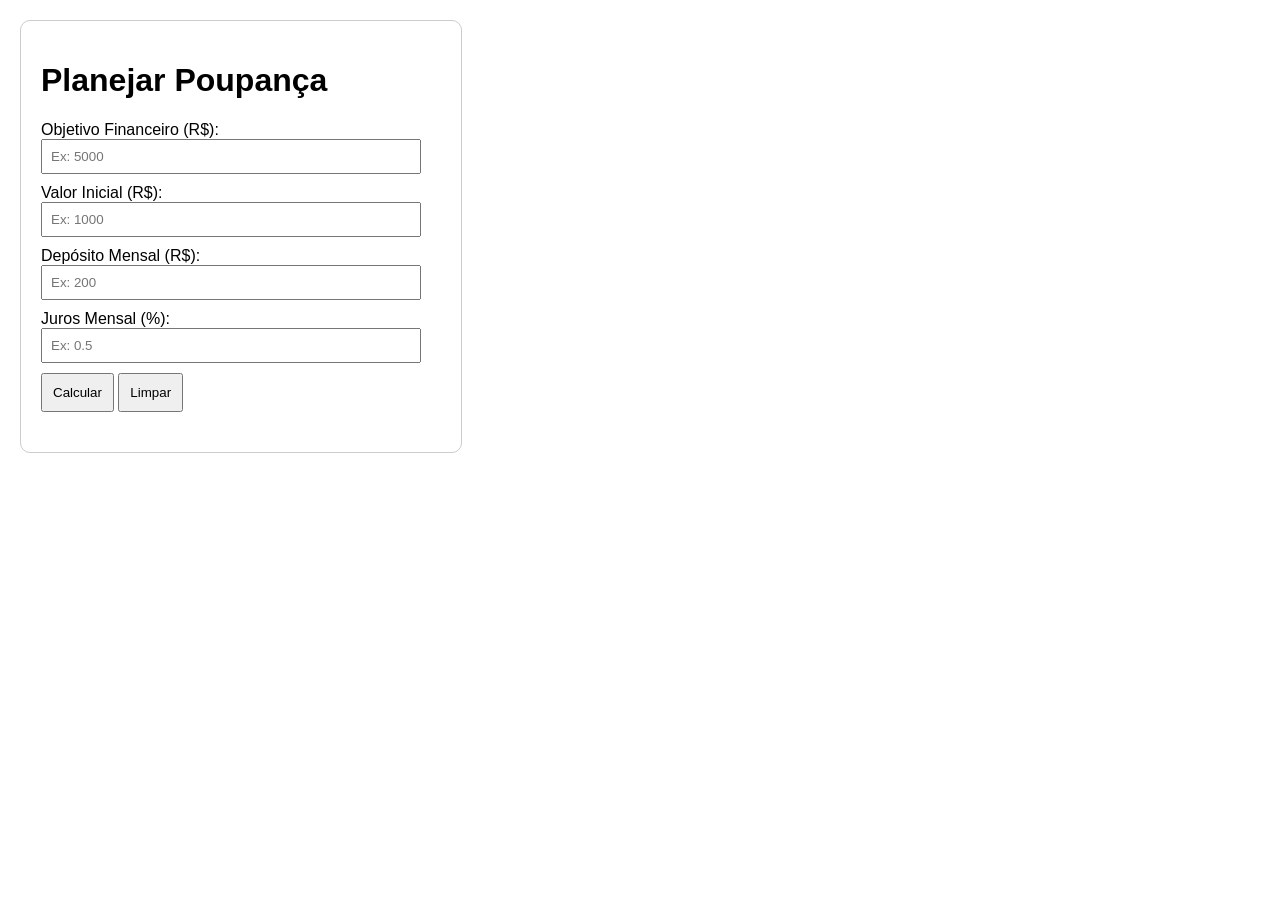
<file: 2026/3 periodo/PROG-WEB/23-03-2026/poupanca/index.html>
<!DOCTYPE html>
<html lang="pt-br">
<head>
    <meta charset="UTF-8">
    <meta name="viewport" content="width=device-width, initial-scale=1.0">
    <title>Calculadora de Poupança</title>
    <style>
        body {
            font-family: Arial, sans-serif;
            margin: 20px;
        }
        .container {
            max-width: 400px;
            border: 1px solid #ccc;
            padding: 20px;
            border-radius: 10px;
        }
        input {
            display: block;
            margin-bottom: 10px;
            width: 90%;
            padding: 8px;
        }
        button {
            padding: 10px;
            cursor: pointer;
        }
        #resultado {
            margin-top: 20px;
            font-weight: bold;
            color: green;
        }
    </style>
</head>
<body>
    <div class="container">
        <h1>Planejar Poupança</h1>
        
        <label>Objetivo Financeiro (R$):</label>
        <input type="number" id="objetivo" placeholder="Ex: 5000" required>
        
        <label>Valor Inicial (R$):</label>
        <input type="number" id="inicial" placeholder="Ex: 1000" required>
        
        <label>Depósito Mensal (R$):</label>
        <input type="number" id="mensal" placeholder="Ex: 200" required>
        
        <label>Juros Mensal (%):</label>
        <input type="number" id="juros" placeholder="Ex: 0.5" required>
        
        <button onclick="calcular()">Calcular</button>
        <button onclick="limpar()">Limpar</button>

        <div id="resultado"></div>
    </div>

    <script src="poupanca.js"></script>
</body>
</html>
</file>
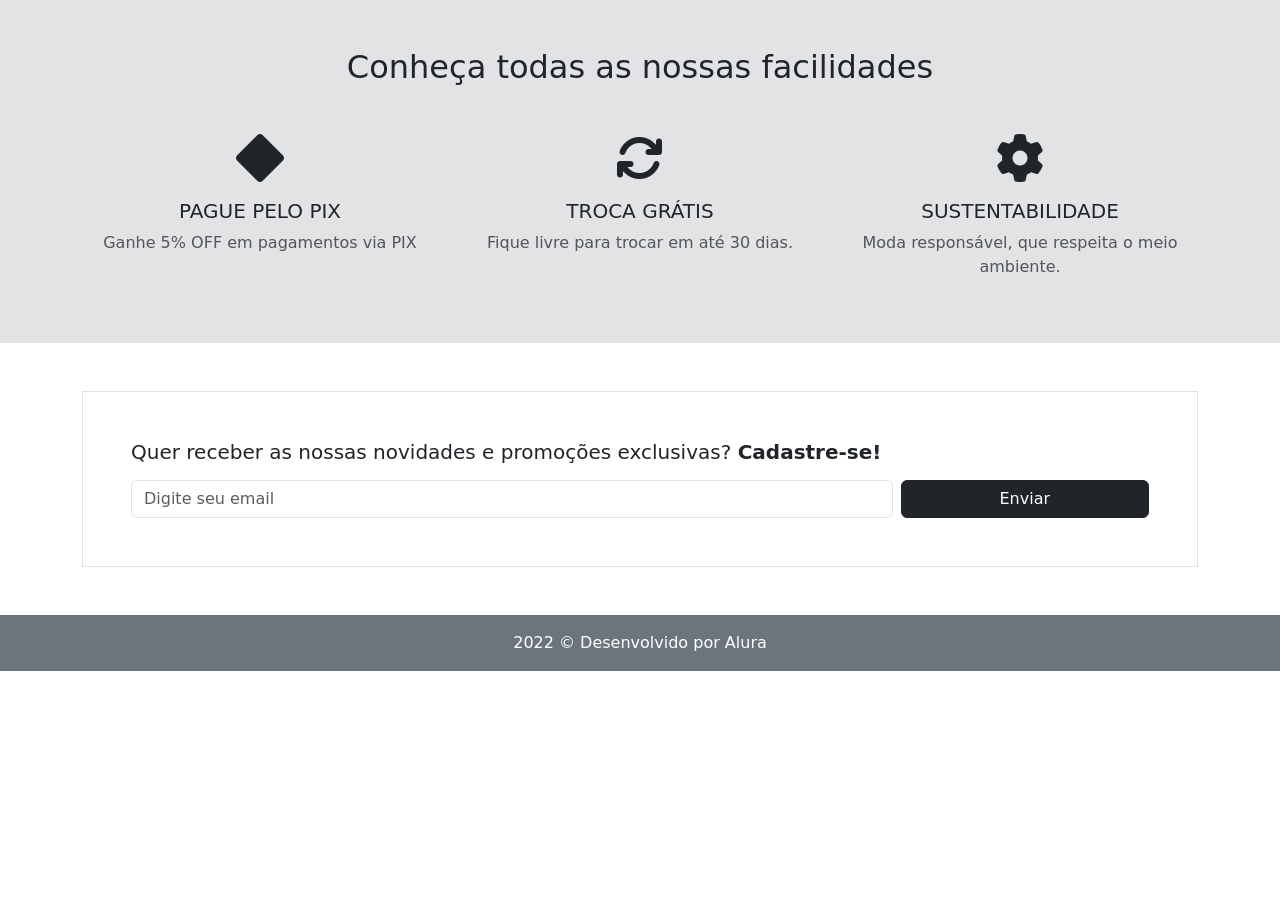
<file: 2026/3 periodo/PROG-WEB/13-04-2026/13-04-2026/footer.html>
<!doctype html>
<html lang="pt-br">
  <head>
    <meta charset="UTF-8" />
    <meta name="viewport" content="width=device-width, initial-scale=1.0" />
    <title>Footer</title>
    <link
      href="https://cdn.jsdelivr.net/npm/bootstrap@5.3.3/dist/css/bootstrap.min.css"
      rel="stylesheet"
    />
    <link
      rel="stylesheet"
      href="https://cdnjs.cloudflare.com/ajax/libs/font-awesome/6.4.0/css/all.min.css"
    />
  </head>
  <body>
    <div class="bg-secondary-subtle py-5">
      <div class="container">
        <h2 class="text-center mb-5">Conheça todas as nossas facilidades</h2>
        <div class="row text-center g-4">
          <div class="col-lg-4 col-md-6">
            <div class="mb-3">
              <i class="fas fa-diamond fa-3x text-dark"></i>
            </div>
            <h5>PAGUE PELO PIX</h5>
            <p class="text-muted">Ganhe 5% OFF em pagamentos via PIX</p>
          </div>
          <div class="col-lg-4 col-md-6">
            <div class="mb-3">
              <i class="fas fa-sync fa-3x text-dark"></i>
            </div>
            <h5>TROCA GRÁTIS</h5>
            <p class="text-muted">Fique livre para trocar em até 30 dias.</p>
          </div>
          <div class="col-lg-4 col-md-6">
            <div class="mb-3">
              <i class="fas fa-cog fa-3x text-dark"></i>
            </div>
            <h5>SUSTENTABILIDADE</h5>
            <p class="text-muted">
              Moda responsável, que respeita o meio ambiente.
            </p>
          </div>
        </div>
      </div>
    </div>

    <div class="py-5">
      <div class="container">
        <div class="border p-5">
          <h5 class="mb-3">
            Quer receber as nossas novidades e promoções exclusivas?
            <strong>Cadastre-se!</strong>
          </h5>
          <div class="row g-2">
            <div class="col-md-9">
              <input
                type="email"
                class="form-control"
                placeholder="Digite seu email"
                aria-label="Email"
              />
            </div>
            <div class="col-md-3">
              <button class="btn btn-dark w-100">Enviar</button>
            </div>
          </div>
        </div>
      </div>
    </div>

    <footer class="bg-secondary text-white text-center py-3">
      <p class="mb-0">2022 © Desenvolvido por Alura</p>
    </footer>
  </body>
</html>
</file>
